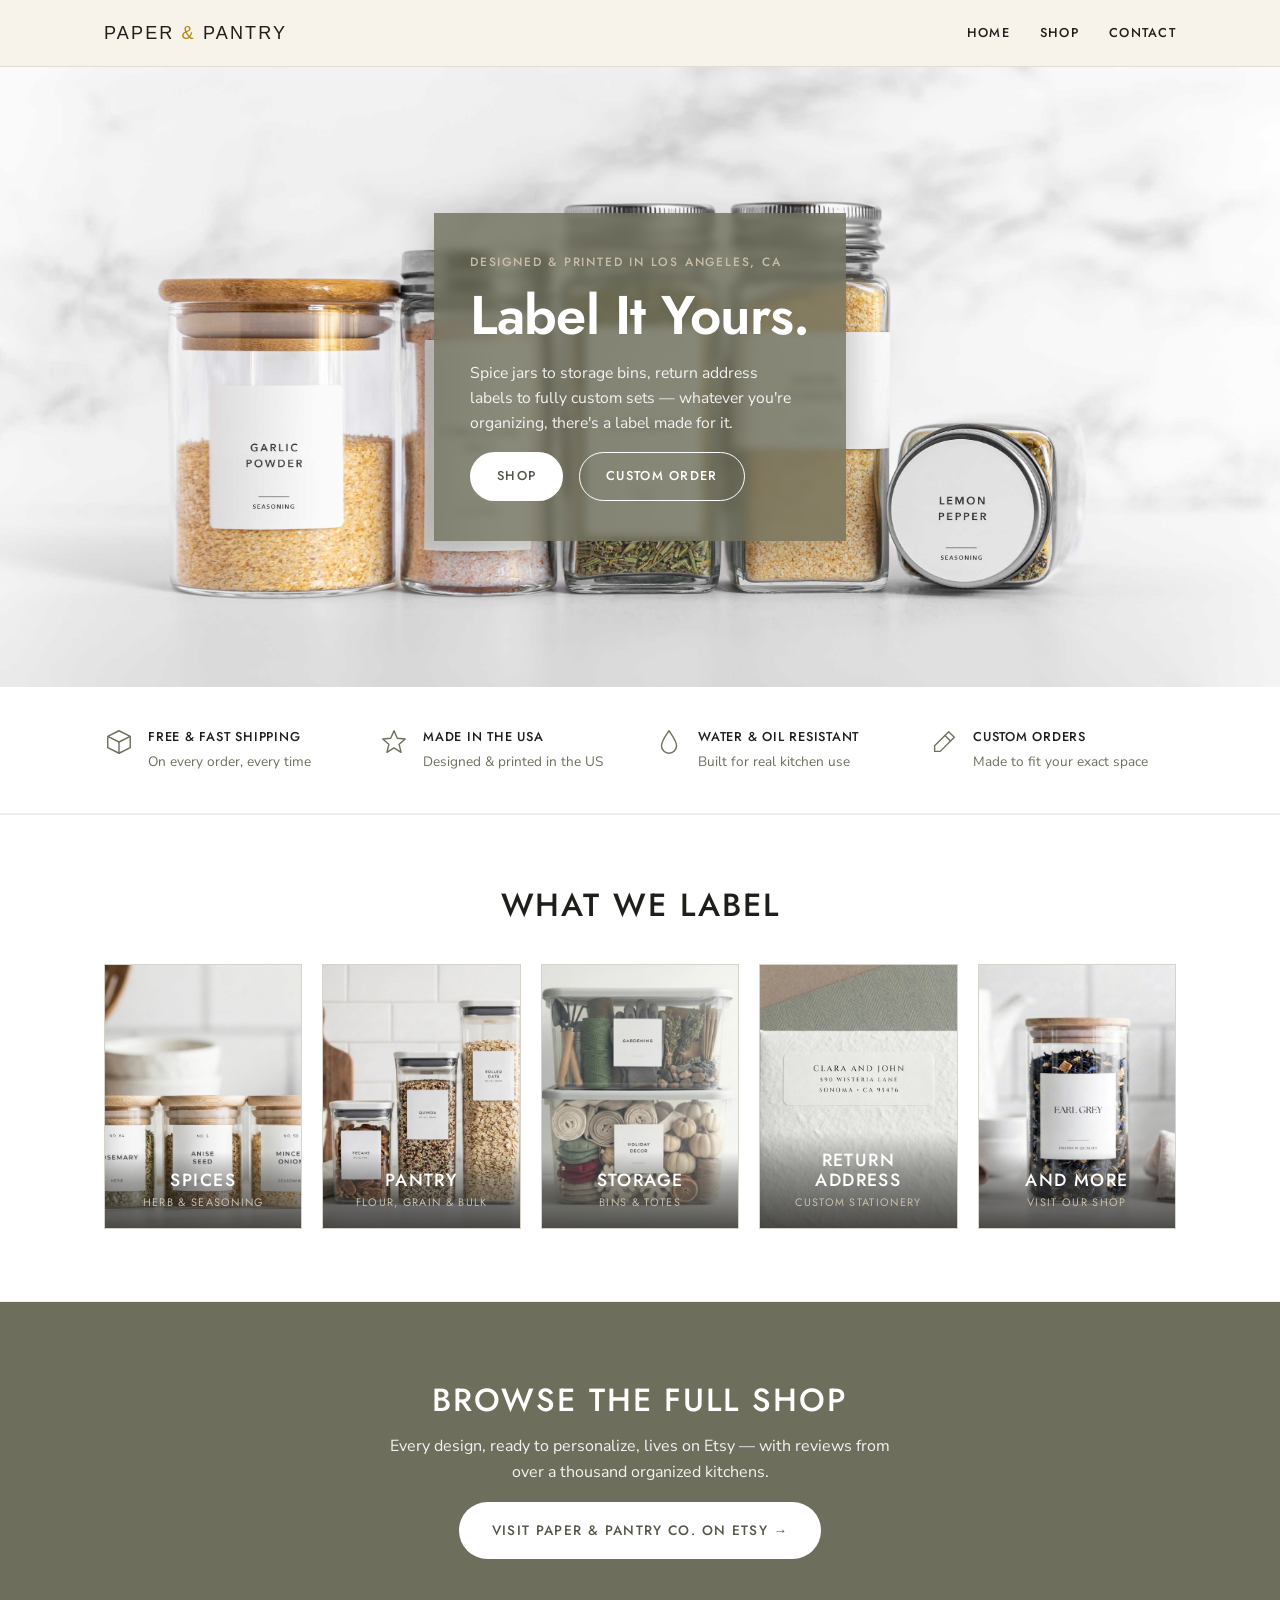
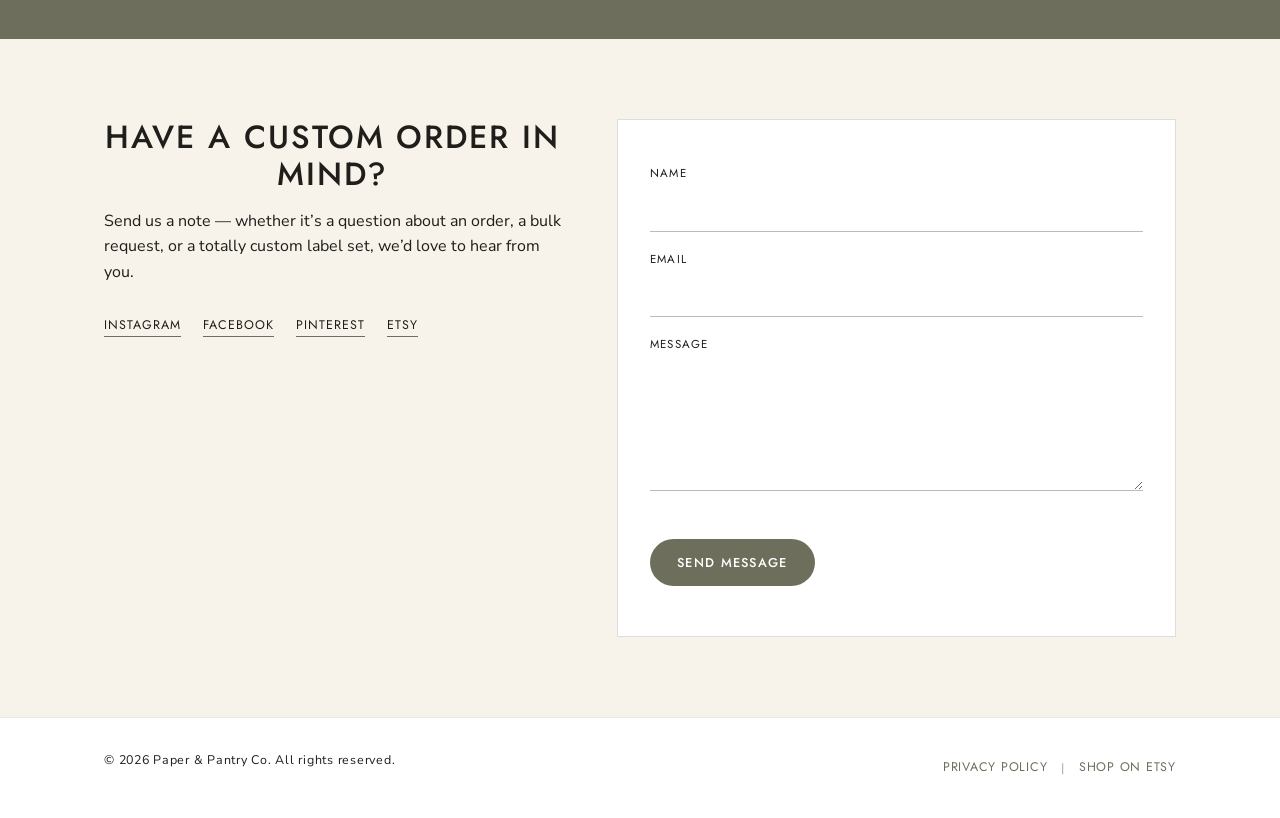
<file: index.html>
<!DOCTYPE html>
<html lang="en">
<head>
<meta charset="UTF-8">
<meta name="viewport" content="width=device-width, initial-scale=1.0">
<title>Paper &amp; Pantry Co. | Custom Pantry &amp; Kitchen Labels</title>
<meta name="description" content="Handmade, customizable labels for pantry jars, spice tins, and kitchen organization — designed and printed in California. Shop the full collection on Etsy.">
<link rel="icon" href="images/logo.png" type="image/png">
<link rel="preconnect" href="https://fonts.googleapis.com">
<link rel="preconnect" href="https://fonts.gstatic.com" crossorigin>
<link href="https://fonts.googleapis.com/css2?family=Jost:wght@400;500;600&family=Nunito+Sans:wght@400;600;700&display=swap" rel="stylesheet">
<link rel="stylesheet" href="css/style.css">
</head>
<body>

<header class="site-header" id="top">
  <div class="wrap header-inner">
    <a href="#top" class="logo">
      <img src="images/logo.svg" alt="Paper &amp; Pantry Co." height="34">
    </a>
    <button class="nav-toggle" id="navToggle" aria-label="Toggle navigation" aria-expanded="false">
      <span></span><span></span><span></span>
    </button>
    <nav class="site-nav" id="siteNav">
      <a href="#top">Home</a>
      <a href="#shop">Shop</a>
      <a href="#contact">Contact</a>
    </nav>
  </div>
</header>

<main>

  <section class="hero">
    <img class="hero-photo" src="images/hero/hero-final.jpg" alt="Paper and Pantry Co. custom spice jar labels on a kitchen counter">
    <div class="wrap">
      <div class="hero-card">
        <p class="eyebrow">Designed &amp; Printed in Los Angeles, CA</p>
        <h1>Label It Yours.</h1>
        <p class="hero-blurb">Spice jars to storage bins, return address labels to fully custom sets — whatever you're organizing, there's a label made for it.</p>
        <div class="hero-actions">
          <a href="https://www.etsy.com/shop/PaperAndPantryCo" target="_blank" rel="noopener" class="btn btn-primary">Shop</a>
          <a href="#contact" class="btn btn-ghost">Custom Order</a>
        </div>
      </div>
    </div>
  </section>

  <section class="trust-bar">
    <div class="wrap trust-grid">
      <div class="trust-item">
        <svg class="trust-icon" viewBox="0 0 32 32" aria-hidden="true"><path d="M4 10l12-6 12 6-12 6-12-6z" fill="none" stroke="currentColor" stroke-width="1.5" stroke-linejoin="round"/><path d="M4 10v12l12 6 12-6V10" fill="none" stroke="currentColor" stroke-width="1.5" stroke-linejoin="round"/><path d="M16 16v12" stroke="currentColor" stroke-width="1.5"/></svg>
        <div class="trust-text">
          <p class="trust-title">Free &amp; Fast Shipping</p>
          <p class="trust-sub">On every order, every time</p>
        </div>
      </div>
      <div class="trust-item">
        <svg class="trust-icon" viewBox="0 0 32 32" aria-hidden="true"><path d="M16 4l3.5 8 8.5.8-6.5 5.7 2 8.5-7.5-4.7-7.5 4.7 2-8.5-6.5-5.7 8.5-.8z" fill="none" stroke="currentColor" stroke-width="1.5" stroke-linejoin="round"/></svg>
        <div class="trust-text">
          <p class="trust-title">Made in the USA</p>
          <p class="trust-sub">Designed &amp; printed in the US</p>
        </div>
      </div>
      <div class="trust-item">
        <svg class="trust-icon" viewBox="0 0 32 32" aria-hidden="true"><path d="M16 4c4 6 8 11 8 16a8 8 0 0 1-16 0c0-5 4-10 8-16z" fill="none" stroke="currentColor" stroke-width="1.5" stroke-linejoin="round"/></svg>
        <div class="trust-text">
          <p class="trust-title">Water &amp; Oil Resistant</p>
          <p class="trust-sub">Built for real kitchen use</p>
        </div>
      </div>
      <div class="trust-item">
        <svg class="trust-icon" viewBox="0 0 32 32" aria-hidden="true"><path d="M21 5l6 6-15 15H6v-6z" fill="none" stroke="currentColor" stroke-width="1.5" stroke-linejoin="round"/><path d="M17 9l6 6" stroke="currentColor" stroke-width="1.5"/></svg>
        <div class="trust-text">
          <p class="trust-title">Custom Orders</p>
          <p class="trust-sub">Made to fit your exact space</p>
        </div>
      </div>
    </div>
  </section>

  <section class="categories" id="categories">
    <div class="wrap">
      <h2>What we label</h2>
      <div class="card-grid">
        <a class="card" href="https://www.etsy.com/shop/PaperAndPantryCo?section_id=57078378" target="_blank" rel="noopener">
          <img class="card-img" src="images/spices.jpeg" alt="Spice jar labels">
          <div class="card-body">
            <h3>Spices</h3>
            <p class="card-sub">Herb &amp; Seasoning</p>
          </div>
        </a>
        <a class="card" href="https://www.etsy.com/shop/PaperAndPantryCo?section_id=57092569" target="_blank" rel="noopener">
          <img class="card-img" src="images/pantry.jpeg" alt="Pantry container labels">
          <div class="card-body">
            <h3>Pantry</h3>
            <p class="card-sub">Flour, Grain &amp; Bulk</p>
          </div>
        </a>
        <a class="card" href="https://www.etsy.com/shop/PaperAndPantryCo?section_id=56907364" target="_blank" rel="noopener">
          <img class="card-img" src="images/storage.jpeg" alt="Storage bin and tote labels">
          <div class="card-body">
            <h3>Storage</h3>
            <p class="card-sub">Bins &amp; Totes</p>
          </div>
        </a>
        <a class="card" href="https://www.etsy.com/shop/PaperAndPantryCo?section_id=57630256" target="_blank" rel="noopener">
          <img class="card-img" src="images/returnaddress.jpg" alt="Return address labels">
          <div class="card-body">
            <h3>Return Address</h3>
            <p class="card-sub">Custom Stationery</p>
          </div>
        </a>
        <a class="card" href="https://www.etsy.com/shop/PaperAndPantryCo" target="_blank" rel="noopener">
          <img class="card-img" src="images/andmore.jpeg" alt="Browse the full Paper and Pantry Co Etsy shop">
          <div class="card-body">
            <h3>And More</h3>
            <p class="card-sub">Visit Our Shop</p>
          </div>
        </a>
      </div>
    </div>
  </section>

  <section class="shop-cta" id="shop">
    <div class="wrap shop-cta-inner">
      <h2>Browse the full shop</h2>
      <p>Every design, ready to personalize, lives on Etsy — with reviews from over a thousand organized kitchens.</p>
      <a href="https://www.etsy.com/shop/PaperAndPantryCo" target="_blank" rel="noopener" class="btn btn-primary btn-large">Visit Paper &amp; Pantry Co. on Etsy →</a>
    </div>
  </section>

  <section class="contact" id="contact">
    <div class="wrap contact-inner">
      <div class="contact-copy">
        <h2>Have a custom order in mind?</h2>
        <p>Send us a note — whether it&rsquo;s a question about an order, a bulk request, or a totally custom label set, we&rsquo;d love to hear from you.</p>
        <ul class="social-list">
          <li><a href="https://www.instagram.com/paperandpantryco" target="_blank" rel="noopener">Instagram</a></li>
          <li><a href="https://www.facebook.com/profile.php?id=61586157174145" target="_blank" rel="noopener">Facebook</a></li>
          <li><a href="https://pin.it/4YN4CXof5" target="_blank" rel="noopener">Pinterest</a></li>
          <li><a href="https://www.etsy.com/shop/PaperAndPantryCo" target="_blank" rel="noopener">Etsy</a></li>
        </ul>
      </div>
      <form class="contact-form" id="contactForm" action="https://formspree.io/f/xgavyqgk" method="POST">
        <label for="name">Name</label>
        <input type="text" id="name" name="name" required>

        <label for="email">Email</label>
        <input type="email" id="email" name="_replyto" required>

        <label for="message">Message</label>
        <textarea id="message" name="message" rows="5" required></textarea>

        <input type="text" name="_gotcha" style="display:none" tabindex="-1" autocomplete="off">

        <div class="g-recaptcha" data-sitekey="6LeRYeotAAAAAJ90A8R-7ewfU7djWGBK6kMekA5Y"></div>

        <button type="submit" class="btn btn-primary">Send message</button>
        <p class="form-note" id="formNote"></p>
      </form>
    </div>
  </section>

</main>

<footer class="site-footer">
  <div class="wrap footer-inner">
    <p>&copy; <span id="year"></span> Paper &amp; Pantry Co. All rights reserved.</p>
    <div class="footer-links">
      <a href="/privacy-policy">Privacy Policy</a>
      <span class="footer-sep" aria-hidden="true">|</span>
      <a href="https://www.etsy.com/shop/PaperAndPantryCo" target="_blank" rel="noopener">Shop on Etsy</a>
    </div>
  </div>
</footer>

<script src="https://www.google.com/recaptcha/api.js" async defer></script>
<script src="js/script.js"></script>
<!-- Cloudflare Web Analytics --><script type='module' src='https://static.cloudflareinsights.com/beacon.min.js' data-cf-beacon='{"token": "b6e35c9b751147b7b90897d786209f71"}'></script><!-- End Cloudflare Web Analytics -->
</body>
</html>
</file>
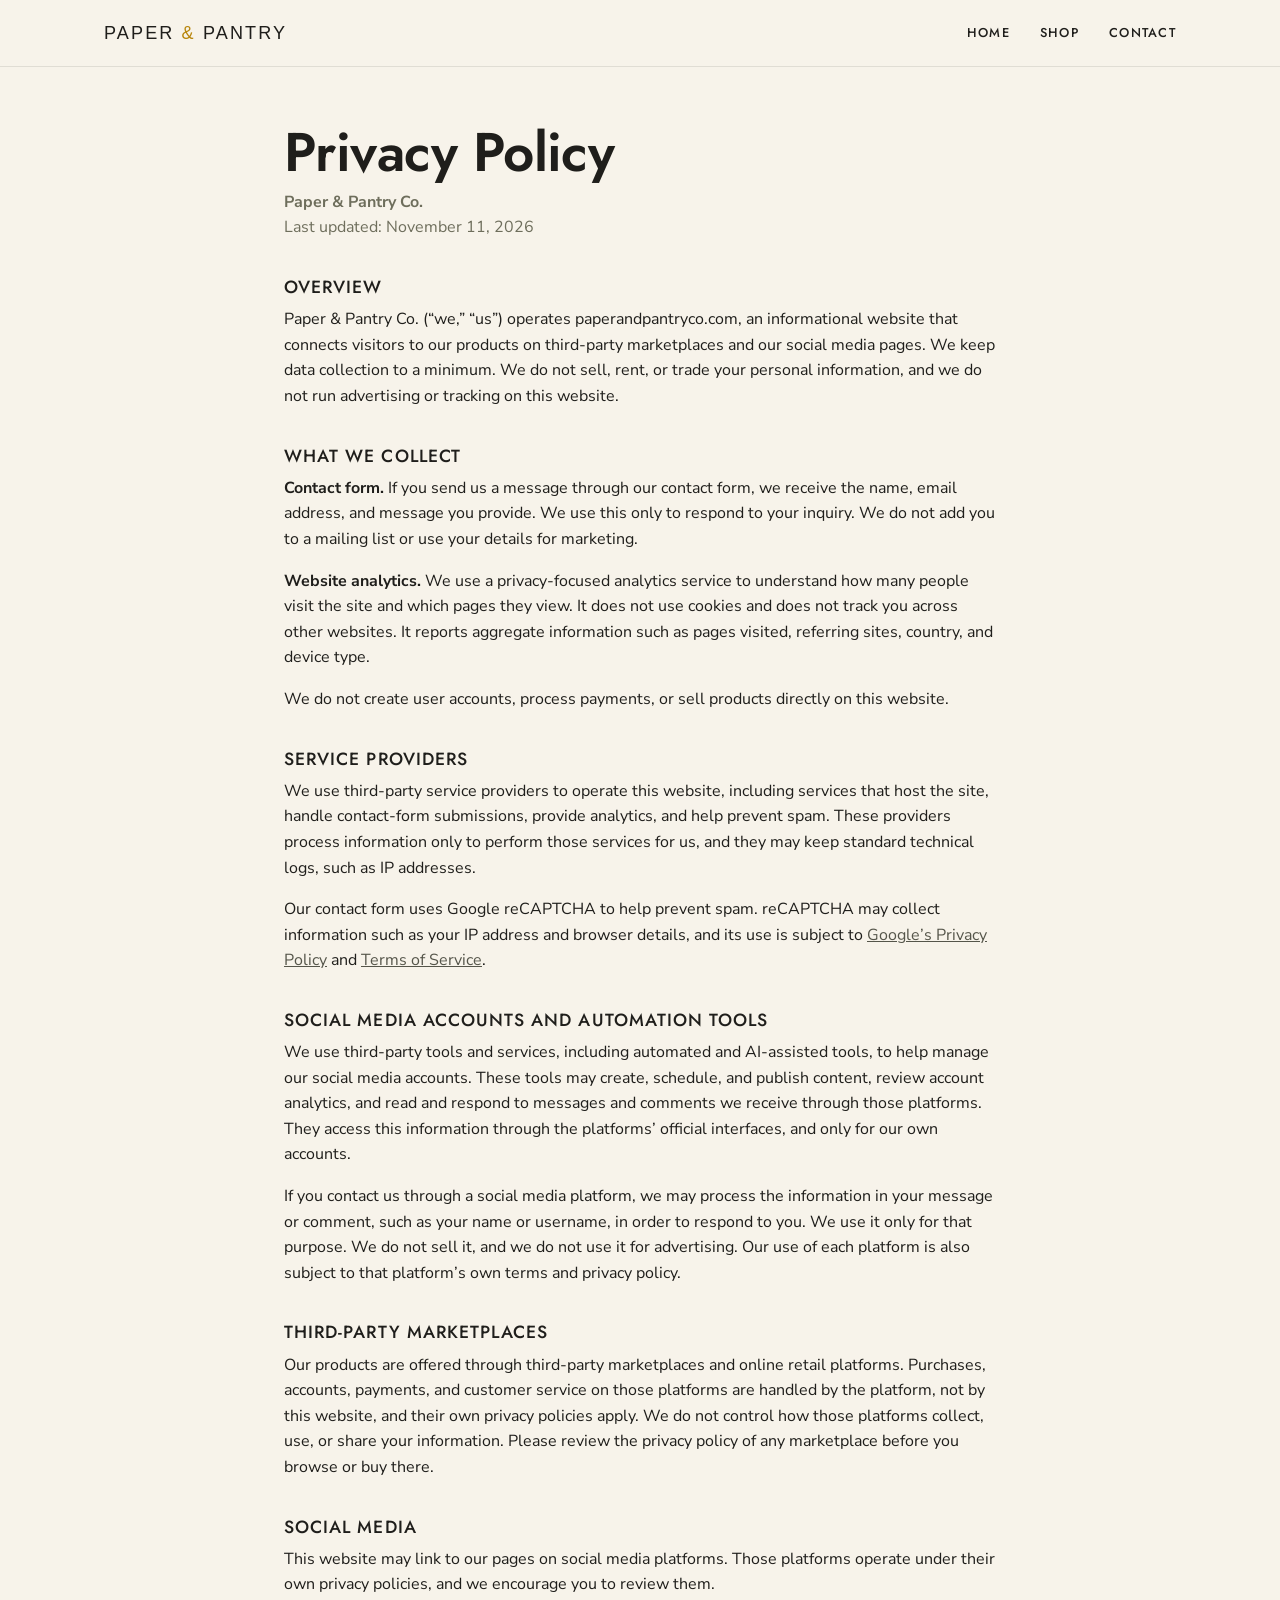
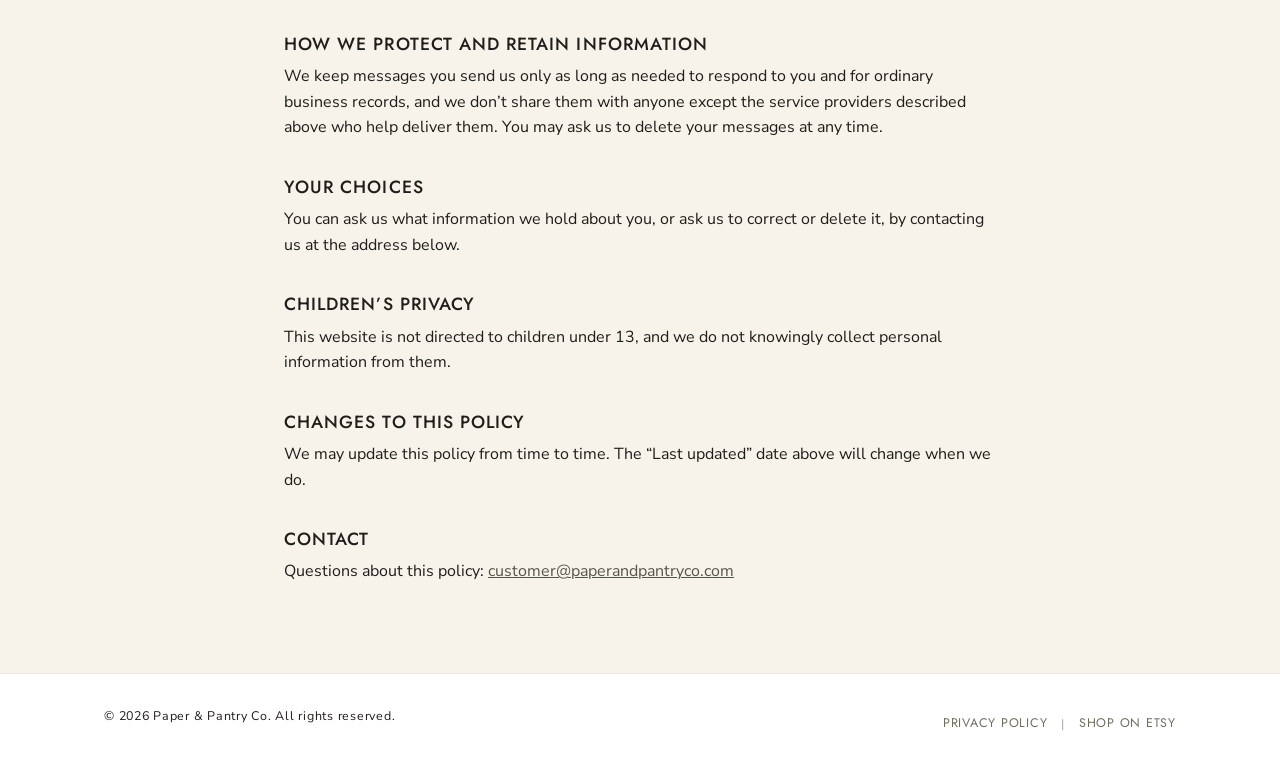
<file: privacy-policy.html>
<!DOCTYPE html>
<html lang="en">
<head>
<meta charset="UTF-8">
<meta name="viewport" content="width=device-width, initial-scale=1.0">
<title>Privacy Policy | Paper &amp; Pantry Co.</title>
<meta name="description" content="Privacy policy for Paper &amp; Pantry Co. (paperandpantryco.com).">
<link rel="icon" href="images/logo.png" type="image/png">
<link rel="preconnect" href="https://fonts.googleapis.com">
<link rel="preconnect" href="https://fonts.gstatic.com" crossorigin>
<link href="https://fonts.googleapis.com/css2?family=Jost:wght@400;500;600&family=Nunito+Sans:wght@400;600;700&display=swap" rel="stylesheet">
<link rel="stylesheet" href="css/style.css">
</head>
<body>

<header class="site-header" id="top">
  <div class="wrap header-inner">
    <a href="/" class="logo">
      <img src="images/logo.svg" alt="Paper &amp; Pantry Co." height="34">
    </a>
    <button class="nav-toggle" id="navToggle" aria-label="Toggle navigation" aria-expanded="false">
      <span></span><span></span><span></span>
    </button>
    <nav class="site-nav" id="siteNav">
      <a href="/">Home</a>
      <a href="/#shop">Shop</a>
      <a href="/#contact">Contact</a>
    </nav>
  </div>
</header>

<main>
  <article class="wrap policy">
    <h1>Privacy Policy</h1>
    <p class="policy-meta"><strong>Paper &amp; Pantry Co.</strong><br>Last updated: November 11, 2026</p>

    <h2>Overview</h2>
    <p>Paper &amp; Pantry Co. (&ldquo;we,&rdquo; &ldquo;us&rdquo;) operates paperandpantryco.com, an informational website that connects visitors to our products on third-party marketplaces and our social media pages. We keep data collection to a minimum. We do not sell, rent, or trade your personal information, and we do not run advertising or tracking on this website.</p>

    <h2>What we collect</h2>
    <p><strong>Contact form.</strong> If you send us a message through our contact form, we receive the name, email address, and message you provide. We use this only to respond to your inquiry. We do not add you to a mailing list or use your details for marketing.</p>
    <p><strong>Website analytics.</strong> We use a privacy-focused analytics service to understand how many people visit the site and which pages they view. It does not use cookies and does not track you across other websites. It reports aggregate information such as pages visited, referring sites, country, and device type.</p>
    <p>We do not create user accounts, process payments, or sell products directly on this website.</p>

    <h2>Service providers</h2>
    <p>We use third-party service providers to operate this website, including services that host the site, handle contact-form submissions, provide analytics, and help prevent spam. These providers process information only to perform those services for us, and they may keep standard technical logs, such as IP addresses.</p>
    <p>Our contact form uses Google reCAPTCHA to help prevent spam. reCAPTCHA may collect information such as your IP address and browser details, and its use is subject to <a href="https://policies.google.com/privacy" target="_blank" rel="noopener">Google&rsquo;s Privacy Policy</a> and <a href="https://policies.google.com/terms" target="_blank" rel="noopener">Terms of Service</a>.</p>

    <h2>Social media accounts and automation tools</h2>
    <p>We use third-party tools and services, including automated and AI-assisted tools, to help manage our social media accounts. These tools may create, schedule, and publish content, review account analytics, and read and respond to messages and comments we receive through those platforms. They access this information through the platforms&rsquo; official interfaces, and only for our own accounts.</p>
    <p>If you contact us through a social media platform, we may process the information in your message or comment, such as your name or username, in order to respond to you. We use it only for that purpose. We do not sell it, and we do not use it for advertising. Our use of each platform is also subject to that platform&rsquo;s own terms and privacy policy.</p>

    <h2>Third-party marketplaces</h2>
    <p>Our products are offered through third-party marketplaces and online retail platforms. Purchases, accounts, payments, and customer service on those platforms are handled by the platform, not by this website, and their own privacy policies apply. We do not control how those platforms collect, use, or share your information. Please review the privacy policy of any marketplace before you browse or buy there.</p>

    <h2>Social media</h2>
    <p>This website may link to our pages on social media platforms. Those platforms operate under their own privacy policies, and we encourage you to review them.</p>

    <h2>How we protect and retain information</h2>
    <p>We keep messages you send us only as long as needed to respond to you and for ordinary business records, and we don&rsquo;t share them with anyone except the service providers described above who help deliver them. You may ask us to delete your messages at any time.</p>

    <h2>Your choices</h2>
    <p>You can ask us what information we hold about you, or ask us to correct or delete it, by contacting us at the address below.</p>

    <h2>Children&rsquo;s privacy</h2>
    <p>This website is not directed to children under 13, and we do not knowingly collect personal information from them.</p>

    <h2>Changes to this policy</h2>
    <p>We may update this policy from time to time. The &ldquo;Last updated&rdquo; date above will change when we do.</p>

    <h2>Contact</h2>
    <p>Questions about this policy: <a href="mailto:customer@paperandpantryco.com">customer@paperandpantryco.com</a></p>
  </article>
</main>

<footer class="site-footer">
  <div class="wrap footer-inner">
    <p>&copy; <span id="year"></span> Paper &amp; Pantry Co. All rights reserved.</p>
    <div class="footer-links">
      <a href="/privacy-policy">Privacy Policy</a>
      <span class="footer-sep" aria-hidden="true">|</span>
      <a href="https://www.etsy.com/shop/PaperAndPantryCo" target="_blank" rel="noopener">Shop on Etsy</a>
    </div>
  </div>
</footer>

<script src="js/script.js"></script>
<!-- Cloudflare Web Analytics --><script type='module' src='https://static.cloudflareinsights.com/beacon.min.js' data-cf-beacon='{"token": "b6e35c9b751147b7b90897d786209f71"}'></script><!-- End Cloudflare Web Analytics -->
</body>
</html>
</file>
<file: css/style.css>
:root {
  --cream: #F7F3EA;
  --white: #FFFFFF;
  --ink: #1F1E1B;
  --olive: #6E6E5C;
  --olive-dark: #55554A;
  --stone: #C9BFA8;
  --max-width: 1120px;
  --heading: 'Jost', sans-serif;
  --sans: 'Nunito Sans', sans-serif;
}

* { box-sizing: border-box; }

html { scroll-behavior: smooth; }

body {
  margin: 0;
  font-family: var(--sans);
  color: var(--ink);
  background: var(--cream);
  line-height: 1.6;
}

img { max-width: 100%; display: block; }

.wrap {
  max-width: var(--max-width);
  margin: 0 auto;
  padding: 0 24px;
}

h1, h2, h3 {
  font-family: var(--heading);
  font-weight: 500;
  line-height: 1.15;
  letter-spacing: 0.02em;
  text-transform: uppercase;
  margin: 0 0 16px;
}

h1 { font-size: clamp(1.9rem, 7vw, 3.4rem); font-weight: 600; letter-spacing: -0.01em; line-height: 1.08; text-transform: none; white-space: nowrap; }
h2 { font-size: clamp(1.5rem, 2.6vw, 2rem); text-align: center; letter-spacing: 0.06em; }
h3 { font-size: 1.1rem; margin-bottom: 4px; letter-spacing: 0.08em; }

p { margin: 0 0 16px; }

a { color: var(--olive); }

/* Header */
.site-header {
  position: sticky;
  top: 0;
  z-index: 50;
  background: rgba(247, 243, 234, 0.94);
  backdrop-filter: blur(6px);
  border-bottom: 1px solid rgba(31,30,27,0.1);
}

.header-inner {
  display: flex;
  align-items: center;
  justify-content: space-between;
  padding-top: 16px;
  padding-bottom: 16px;
}

.logo img { height: 34px; }

.site-nav {
  display: flex;
  align-items: center;
  gap: 30px;
}

.site-nav a {
  text-decoration: none;
  color: var(--ink);
  font-family: var(--heading);
  font-weight: 500;
  font-size: 0.8rem;
  letter-spacing: 0.1em;
  text-transform: uppercase;
}

.site-nav a:hover { color: var(--olive); }

.nav-toggle {
  display: none;
  flex-direction: column;
  gap: 5px;
  background: none;
  border: none;
  cursor: pointer;
  padding: 6px;
}

.nav-toggle span {
  width: 24px;
  height: 1.5px;
  background: var(--ink);
}

/* Buttons */
.btn {
  display: inline-block;
  padding: 13px 26px;
  border-radius: 999px;
  font-family: var(--heading);
  font-weight: 500;
  text-decoration: none;
  font-size: 0.8rem;
  letter-spacing: 0.1em;
  text-transform: uppercase;
  border: 1px solid transparent;
  cursor: pointer;
  transition: transform 0.15s ease, background 0.15s ease, color 0.15s ease;
}

.btn:hover { transform: translateY(-1px); }

.btn-primary {
  background: var(--olive);
  color: var(--white);
}

.btn-primary:hover { background: var(--olive-dark); }

.btn-ghost {
  background: transparent;
  border-color: var(--ink);
  color: var(--ink);
}

.btn-ghost:hover { background: var(--ink); color: var(--cream); }

.btn-small { padding: 9px 18px; font-size: 0.72rem; }
.btn-large { padding: 17px 32px; font-size: 0.85rem; }

/* Hero */
.hero {
  position: relative;
  min-height: 620px;
  display: flex;
  align-items: center;
  overflow: hidden;
}

.hero-photo {
  position: absolute;
  inset: 0;
  width: 100%;
  height: 100%;
  object-fit: cover;
  object-position: center 60%;
}

.hero .wrap { position: relative; z-index: 2; }

.hero-card {
  background: rgba(110, 110, 92, 0.8);
  backdrop-filter: blur(4px);
  -webkit-backdrop-filter: blur(4px);
  color: var(--white);
  box-shadow: 0 16px 40px rgba(31,30,27,0.28);
  padding: 40px 36px;
  max-width: 440px;
}

.hero-card h1 { color: var(--white); }

.hero-card .btn-primary { background: var(--white); color: var(--olive-dark); }
.hero-card .btn-primary:hover { background: var(--cream); }

.hero-card .btn-ghost { border-color: var(--white); color: var(--white); }
.hero-card .btn-ghost:hover { background: var(--white); color: var(--ink); }

.eyebrow {
  font-family: var(--heading);
  text-transform: uppercase;
  letter-spacing: 0.15em;
  font-size: 0.75rem;
  font-weight: 500;
  color: var(--olive);
  margin-bottom: 14px;
}

.hero-card .eyebrow { color: var(--stone); }

.eyebrow.center { text-align: center; }

.hero-blurb {
  font-size: 0.98rem;
  color: rgba(255,255,255,0.9);
  max-width: 36ch;
}

.hero-actions {
  display: flex;
  gap: 16px;
  flex-wrap: wrap;
  margin-top: 12px;
}

@media (max-width: 640px) {
  .hero { min-height: 560px; }
  .hero-card { padding: 28px 24px; max-width: none; }
}

/* Trust bar */
.trust-bar {
  background: var(--white);
  padding: 40px 0;
  border-bottom: 1px solid rgba(31,30,27,0.08);
}

.trust-grid {
  display: grid;
  grid-template-columns: repeat(4, 1fr);
  gap: 28px;
}

.trust-item {
  display: flex;
  align-items: flex-start;
  gap: 14px;
}

.trust-icon {
  width: 30px;
  height: 30px;
  flex-shrink: 0;
  color: var(--olive);
}

.trust-title {
  font-family: var(--heading);
  font-size: 0.8rem;
  font-weight: 500;
  letter-spacing: 0.06em;
  text-transform: uppercase;
  margin: 0 0 4px;
}

.trust-sub {
  font-size: 0.85rem;
  color: var(--olive);
  margin: 0;
}

@media (max-width: 860px) {
  .trust-grid { grid-template-columns: repeat(2, 1fr); }
}

@media (max-width: 480px) {
  .trust-grid { grid-template-columns: 1fr; }
}

/* Categories */
.categories { background: var(--white); padding: 72px 0; border-top: 1px solid rgba(31,30,27,0.08); border-bottom: 1px solid rgba(31,30,27,0.08); }

.card-grid {
  display: grid;
  grid-template-columns: repeat(auto-fit, minmax(190px, 1fr));
  gap: 20px;
  margin-top: 40px;
}

.card {
  display: block;
  position: relative;
  background: var(--cream);
  border: 1px solid rgba(31,30,27,0.15);
  text-decoration: none;
  color: var(--ink);
  overflow: hidden;
  aspect-ratio: 3 / 4;
}

.card-img {
  width: 100%;
  height: 100%;
  object-fit: cover;
  transition: transform 0.3s ease;
}

.card:hover .card-img { transform: scale(1.04); }

.card-body {
  position: absolute;
  left: 0;
  right: 0;
  bottom: 0;
  padding: 18px 16px 16px;
  text-align: center;
  background: linear-gradient(to top, rgba(31,30,27,0.78) 0%, rgba(31,30,27,0.4) 60%, transparent 100%);
}

.card-body h3 { color: var(--white); margin-bottom: 4px; }

.card-sub {
  font-family: var(--heading);
  font-size: 0.68rem;
  letter-spacing: 0.12em;
  text-transform: uppercase;
  color: var(--stone);
  margin: 0;
}

/* Shop CTA */
.shop-cta {
  padding: 80px 0;
  text-align: center;
  background: var(--olive);
  color: var(--white);
}

.shop-cta h2 { color: var(--white); }
.shop-cta p { max-width: 50ch; margin-left: auto; margin-right: auto; opacity: 0.92; }
.shop-cta .btn-primary { background: var(--white); color: var(--olive-dark); }
.shop-cta .btn-primary:hover { background: var(--cream); }

/* Contact */
.contact { padding: 80px 0; }

.contact-inner {
  display: grid;
  grid-template-columns: 0.9fr 1.1fr;
  gap: 56px;
}

.social-list {
  list-style: none;
  padding: 0;
  display: flex;
  gap: 22px;
  flex-wrap: wrap;
  margin-top: 26px;
}

.social-list a {
  text-decoration: none;
  font-family: var(--heading);
  font-size: 0.78rem;
  letter-spacing: 0.08em;
  text-transform: uppercase;
  color: var(--ink);
  border-bottom: 1px solid var(--olive);
  padding-bottom: 2px;
}

.social-list a:hover { color: var(--olive); }

.contact-form {
  display: flex;
  flex-direction: column;
  gap: 6px;
  background: var(--white);
  border: 1px solid rgba(31,30,27,0.15);
  padding: 32px;
}

.contact-form label {
  font-family: var(--heading);
  font-size: 0.72rem;
  letter-spacing: 0.1em;
  text-transform: uppercase;
  margin-top: 12px;
}

.contact-form input,
.contact-form textarea {
  font-family: var(--sans);
  font-size: 1rem;
  padding: 10px 2px;
  border-radius: 0;
  border: none;
  border-bottom: 1px solid rgba(31,30,27,0.3);
  background: transparent;
  color: var(--ink);
}

.contact-form input:focus,
.contact-form textarea:focus {
  outline: none;
  border-bottom-color: var(--olive);
}

.g-recaptcha { margin-top: 16px; }

.contact-form button { margin-top: 20px; align-self: flex-start; }

.form-note { font-size: 0.85rem; margin-top: 12px; margin-bottom: 0; }

/* Footer */
.site-footer { padding: 32px 0; border-top: 1px solid rgba(31,30,27,0.1); background: var(--white); }

.footer-inner {
  display: flex;
  justify-content: space-between;
  flex-wrap: wrap;
  gap: 12px;
  font-size: 0.78rem;
  letter-spacing: 0.06em;
}

.footer-inner a { text-decoration: none; font-family: var(--heading); text-transform: uppercase; }

.footer-links { display: flex; gap: 14px; flex-wrap: wrap; align-items: center; }
.footer-sep { color: var(--olive); opacity: 0.6; }

/* Policy page */
.policy { max-width: 760px; padding-top: 56px; padding-bottom: 72px; }
.policy h1 { margin-bottom: 8px; }
.policy h2 { text-align: left; font-size: 1.1rem; margin: 36px 0 10px; }
.policy p { font-size: 1rem; }
.policy a { color: var(--olive-dark); }
.policy-meta { color: var(--olive); font-size: 0.9rem; margin-bottom: 8px; }

/* Responsive */
@media (max-width: 860px) {
  .contact-inner { grid-template-columns: 1fr; }
}

@media (max-width: 640px) {
  .nav-toggle { display: flex; }
  .site-nav {
    position: absolute;
    top: 100%;
    left: 0;
    right: 0;
    background: var(--cream);
    flex-direction: column;
    align-items: flex-start;
    gap: 0;
    padding: 8px 24px 20px;
    border-bottom: 1px solid rgba(31,30,27,0.1);
    display: none;
  }
  .site-nav.open { display: flex; }
  .site-nav a { padding: 12px 0; width: 100%; }
  .card-grid { grid-template-columns: 1fr; }
}
</file>
